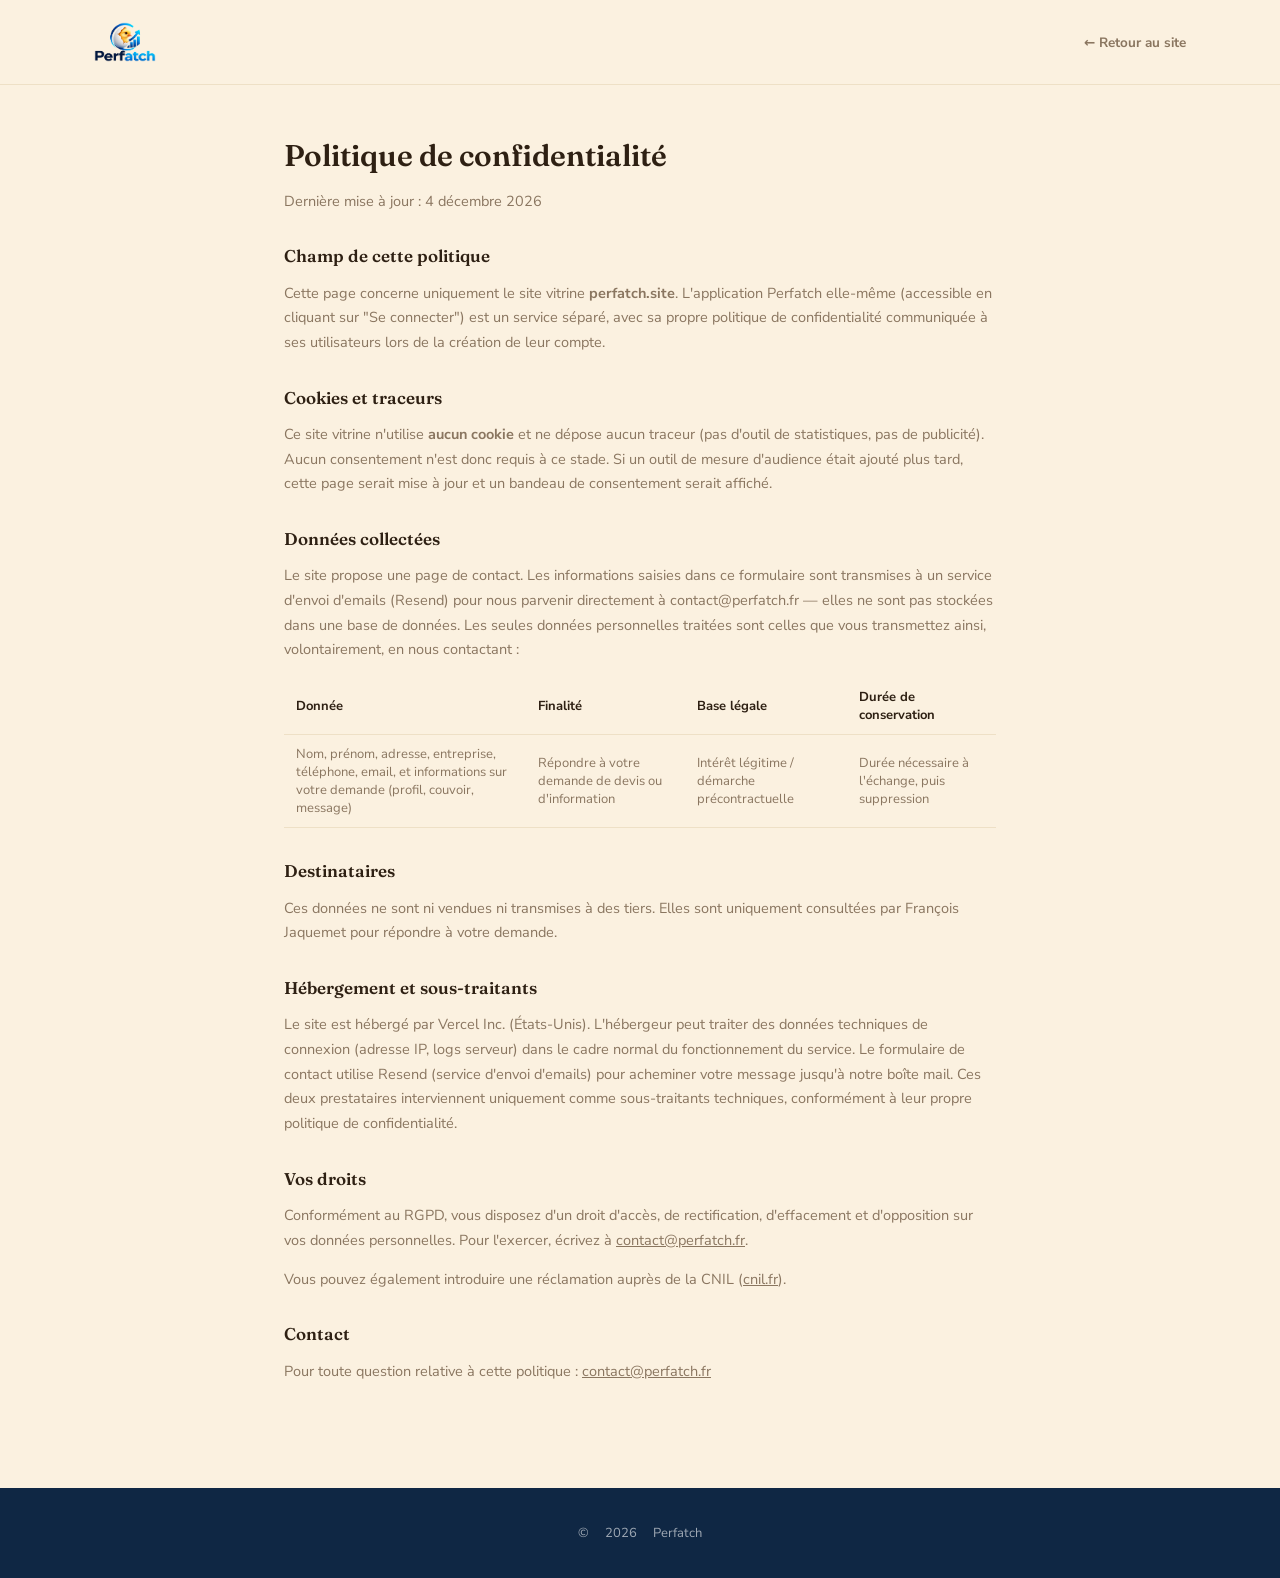
<file: confidentialite.html>
<!DOCTYPE html>
<html lang="fr">
<head>
<meta charset="UTF-8" />
<meta name="viewport" content="width=device-width, initial-scale=1.0" />
<title>Politique de confidentialité — Perfatch</title>
<link rel="icon" type="image/png" href="/assets/logo/favicon.png" />
<link rel="preconnect" href="https://fonts.googleapis.com">
<link rel="stylesheet" href="https://fonts.googleapis.com/css2?family=Fraunces:opsz,wght@9..144,500;9..144,600;9..144,700&family=Nunito+Sans:wght@400;600;700;800&display=swap">
<link rel="stylesheet" href="/assets/css/site.css">
</head>
<body>
<header class="page-hd">
  <div class="wrap" style="display:flex;align-items:center;justify-content:space-between;">
    <a class="logo" href="/"><img src="/assets/logo/logo-header.png" alt="Perfatch" style="height:40px;" /></a>
    <a class="back" href="/">← Retour au site</a>
  </div>
</header>
<main class="page">
  <div class="page-narrow">
    <h1 class="reveal">Politique de confidentialité</h1>
    <p class="reveal">Dernière mise à jour : <span id="date"></span></p>

    <div class="reveal">
    <h2>Champ de cette politique</h2>
    <p>
      Cette page concerne uniquement le site vitrine <strong>perfatch.site</strong>. L'application Perfatch elle-même (accessible en cliquant sur "Se connecter") est un service séparé, avec sa propre politique de confidentialité communiquée à ses utilisateurs lors de la création de leur compte.
    </p>

    <h2>Cookies et traceurs</h2>
    <p>
      Ce site vitrine n'utilise <strong>aucun cookie</strong> et ne dépose aucun traceur (pas d'outil de statistiques, pas de publicité). Aucun consentement n'est donc requis à ce stade. Si un outil de mesure d'audience était ajouté plus tard, cette page serait mise à jour et un bandeau de consentement serait affiché.
    </p>

    <h2>Données collectées</h2>
    <p>Le site propose une page de contact. Les informations saisies dans ce formulaire sont transmises à un service d'envoi d'emails (Resend) pour nous parvenir directement à contact@perfatch.fr — elles ne sont pas stockées dans une base de données. Les seules données personnelles traitées sont celles que vous transmettez ainsi, volontairement, en nous contactant :</p>
    <table>
      <tr><th>Donnée</th><th>Finalité</th><th>Base légale</th><th>Durée de conservation</th></tr>
      <tr><td>Nom, prénom, adresse, entreprise, téléphone, email, et informations sur votre demande (profil, couvoir, message)</td><td>Répondre à votre demande de devis ou d'information</td><td>Intérêt légitime / démarche précontractuelle</td><td>Durée nécessaire à l'échange, puis suppression</td></tr>
    </table>

    <h2>Destinataires</h2>
    <p>Ces données ne sont ni vendues ni transmises à des tiers. Elles sont uniquement consultées par François Jaquemet pour répondre à votre demande.</p>

    <h2>Hébergement et sous-traitants</h2>
    <p>Le site est hébergé par Vercel Inc. (États-Unis). L'hébergeur peut traiter des données techniques de connexion (adresse IP, logs serveur) dans le cadre normal du fonctionnement du service. Le formulaire de contact utilise Resend (service d'envoi d'emails) pour acheminer votre message jusqu'à notre boîte mail. Ces deux prestataires interviennent uniquement comme sous-traitants techniques, conformément à leur propre politique de confidentialité.</p>

    <h2>Vos droits</h2>
    <p>Conformément au RGPD, vous disposez d'un droit d'accès, de rectification, d'effacement et d'opposition sur vos données personnelles. Pour l'exercer, écrivez à <a href="mailto:contact@perfatch.fr">contact@perfatch.fr</a>.</p>
    <p>Vous pouvez également introduire une réclamation auprès de la CNIL (<a href="https://www.cnil.fr" target="_blank" rel="noopener">cnil.fr</a>).</p>

    <h2>Contact</h2>
    <p>Pour toute question relative à cette politique : <a href="mailto:contact@perfatch.fr">contact@perfatch.fr</a></p>
    </div>
  </div>
</main>
<footer class="site-ft" style="text-align:center;">
  <div class="wrap" style="justify-content:center;">© <span class="js-year"></span> Perfatch</div>
</footer>
<script src="/assets/js/site.js"></script>
<script>
  document.getElementById('date').textContent = new Date().toLocaleDateString('fr-FR', { year: 'numeric', month: 'long', day: 'numeric' });
</script>
</body>
</html>
</file>
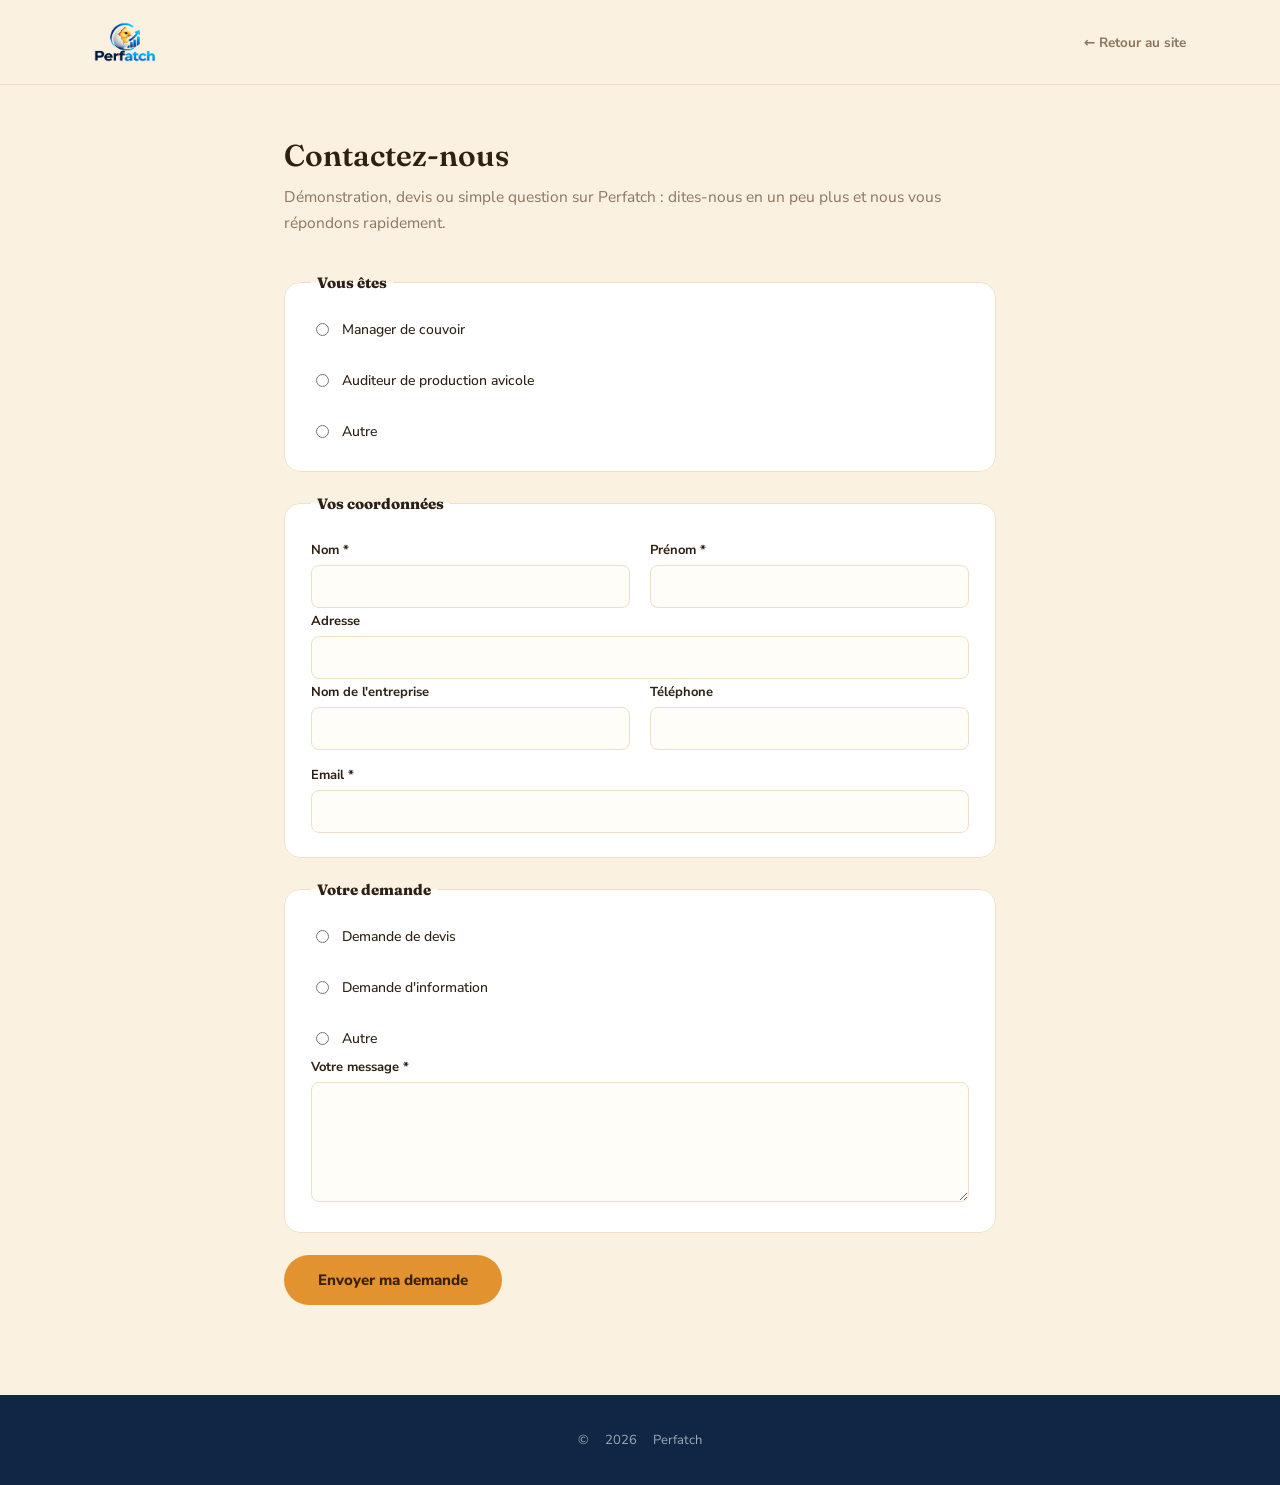
<file: contact.html>
<!DOCTYPE html>
<html lang="fr">
<head>
<meta charset="UTF-8" />
<meta name="viewport" content="width=device-width, initial-scale=1.0" />
<title>Contact — Perfatch</title>
<meta name="description" content="Contactez Perfatch pour une démonstration, une demande de devis ou toute question sur le logiciel de performance pour couvoirs." />
<link rel="icon" type="image/png" href="/assets/logo/favicon.png" />
<link rel="preconnect" href="https://fonts.googleapis.com">
<link rel="stylesheet" href="https://fonts.googleapis.com/css2?family=Fraunces:opsz,wght@9..144,500;9..144,600;9..144,700&family=Nunito+Sans:wght@400;600;700;800&display=swap">
<link rel="stylesheet" href="/assets/css/site.css">
<style>
  .btn-submit{background:var(--amber);color:#3A2200;border:none;padding:15px 34px;border-radius:999px;font-weight:800;font-size:15px;cursor:pointer;font-family:inherit;}
  .btn-submit:hover{background:var(--amber2);}
  .btn-submit:disabled{opacity:0.6;cursor:default;}
</style>
</head>
<body>
<header class="page-hd">
  <div class="wrap" style="display:flex;align-items:center;justify-content:space-between;">
    <a class="logo" href="/"><img src="/assets/logo/logo-header.png" alt="Perfatch" style="height:40px;" /></a>
    <a class="back" href="/">← Retour au site</a>
  </div>
</header>
<main class="page">
  <div class="page-narrow">
    <h1 class="reveal">Contactez-nous</h1>
    <p class="lead reveal">Démonstration, devis ou simple question sur Perfatch : dites-nous en un peu plus et nous vous répondons rapidement.</p>

    <form id="contactForm" class="reveal">
      <fieldset>
        <legend>Vous êtes</legend>
        <div class="radio-row">
          <label class="radio-opt"><input type="radio" name="profil" value="Manager de couvoir" required> Manager de couvoir</label>
          <label class="radio-opt"><input type="radio" name="profil" value="Auditeur de production avicole"> Auditeur de production avicole</label>
          <label class="radio-opt"><input type="radio" name="profil" value="Autre"> Autre</label>
        </div>

        <div class="conditional" id="cond-couvoir">
          <label for="couvoirNom">Nom du couvoir</label>
          <input type="text" id="couvoirNom" name="couvoirNom">
          <label for="couvoirProd">Production annuelle de poussins <span class="hint">(nombre par an)</span></label>
          <input type="number" id="couvoirProd" name="couvoirProd" min="0" placeholder="ex. 5 000 000">
        </div>

        <div class="conditional" id="cond-autre-profil">
          <label for="profilAutre">Précisez votre profil</label>
          <input type="text" id="profilAutre" name="profilAutre">
        </div>
      </fieldset>

      <fieldset>
        <legend>Vos coordonnées</legend>
        <div class="grid2">
          <div>
            <label for="nom">Nom *</label>
            <input type="text" id="nom" name="nom" required>
          </div>
          <div>
            <label for="prenom">Prénom *</label>
            <input type="text" id="prenom" name="prenom" required>
          </div>
        </div>
        <label for="adresse">Adresse</label>
        <input type="text" id="adresse" name="adresse">
        <div class="grid2">
          <div>
            <label for="entreprise">Nom de l'entreprise</label>
            <input type="text" id="entreprise" name="entreprise">
          </div>
          <div>
            <label for="telephone">Téléphone</label>
            <input type="tel" id="telephone" name="telephone">
          </div>
        </div>
        <label for="email">Email *</label>
        <input type="email" id="email" name="email" required>
      </fieldset>

      <fieldset>
        <legend>Votre demande</legend>
        <div class="radio-row">
          <label class="radio-opt"><input type="radio" name="typeDemande" value="Demande de devis" required> Demande de devis</label>
          <label class="radio-opt"><input type="radio" name="typeDemande" value="Demande d'information"> Demande d'information</label>
          <label class="radio-opt"><input type="radio" name="typeDemande" value="Autre"> Autre</label>
        </div>
        <div class="conditional" id="cond-autre-demande">
          <label for="demandeAutre">Précisez</label>
          <input type="text" id="demandeAutre" name="demandeAutre">
        </div>
        <label for="message">Votre message *</label>
        <textarea id="message" name="message" required></textarea>
      </fieldset>

      <button type="submit" class="btn-submit" id="submitBtn">Envoyer ma demande</button>
      <p id="formStatus" style="margin-top:14px;font-size:14px;font-weight:700;display:none;"></p>
    </form>
  </div>
</main>
<footer class="site-ft" style="text-align:center;">
  <div class="wrap" style="justify-content:center;">© <span class="js-year"></span> Perfatch</div>
</footer>
<script src="/assets/js/site.js"></script>
<script>
  function bindConditional(radioName, triggerValue, boxId, fieldIds){
    var radios = document.querySelectorAll('input[name="' + radioName + '"]');
    var box = document.getElementById(boxId);
    radios.forEach(function(r){
      r.addEventListener('change', function(){
        var show = document.querySelector('input[name="' + radioName + '"]:checked').value === triggerValue;
        box.classList.toggle('show', show);
        fieldIds.forEach(function(id){
          document.getElementById(id).required = show && id !== 'couvoirNom';
        });
      });
    });
  }
  bindConditional('profil', 'Manager de couvoir', 'cond-couvoir', ['couvoirProd', 'couvoirNom']);
  bindConditional('profil', 'Autre', 'cond-autre-profil', ['profilAutre']);
  bindConditional('typeDemande', 'Autre', 'cond-autre-demande', ['demandeAutre']);

  document.getElementById('contactForm').addEventListener('submit', function(e){
    e.preventDefault();
    var f = new FormData(this);
    var get = function(k){ return (f.get(k) || '').toString().trim(); };

    var payload = {
      profil: get('profil'), profilAutre: get('profilAutre'),
      couvoirNom: get('couvoirNom'), couvoirProd: get('couvoirProd'),
      nom: get('nom'), prenom: get('prenom'), adresse: get('adresse'),
      entreprise: get('entreprise'), telephone: get('telephone'), email: get('email'),
      typeDemande: get('typeDemande'), demandeAutre: get('demandeAutre'), message: get('message'),
    };

    var btn = document.getElementById('submitBtn');
    var status = document.getElementById('formStatus');
    btn.disabled = true;
    btn.textContent = 'Envoi en cours...';
    status.style.display = 'none';

    fetch('/api/contact', {
      method: 'POST',
      headers: { 'Content-Type': 'application/json' },
      body: JSON.stringify(payload),
    })
      .then(function(r){ return r.json().then(function(data){ return { ok: r.ok, data: data }; }); })
      .then(function(res){
        status.style.display = 'block';
        if (res.ok && res.data.ok) {
          status.style.color = '#0a7a3d';
          status.textContent = 'Message envoyé, merci ! Nous vous répondons rapidement.';
          document.getElementById('contactForm').reset();
          document.querySelectorAll('.conditional').forEach(function(el){ el.classList.remove('show'); });
        } else {
          status.style.color = '#c0392b';
          status.textContent = (res.data && res.data.error) || 'Une erreur est survenue, réessayez ou écrivez-nous à contact@perfatch.fr.';
        }
      })
      .catch(function(){
        status.style.display = 'block';
        status.style.color = '#c0392b';
        status.textContent = 'Une erreur est survenue, réessayez ou écrivez-nous à contact@perfatch.fr.';
      })
      .finally(function(){
        btn.disabled = false;
        btn.textContent = 'Envoyer ma demande';
      });
  });
</script>
</body>
</html>
</file>
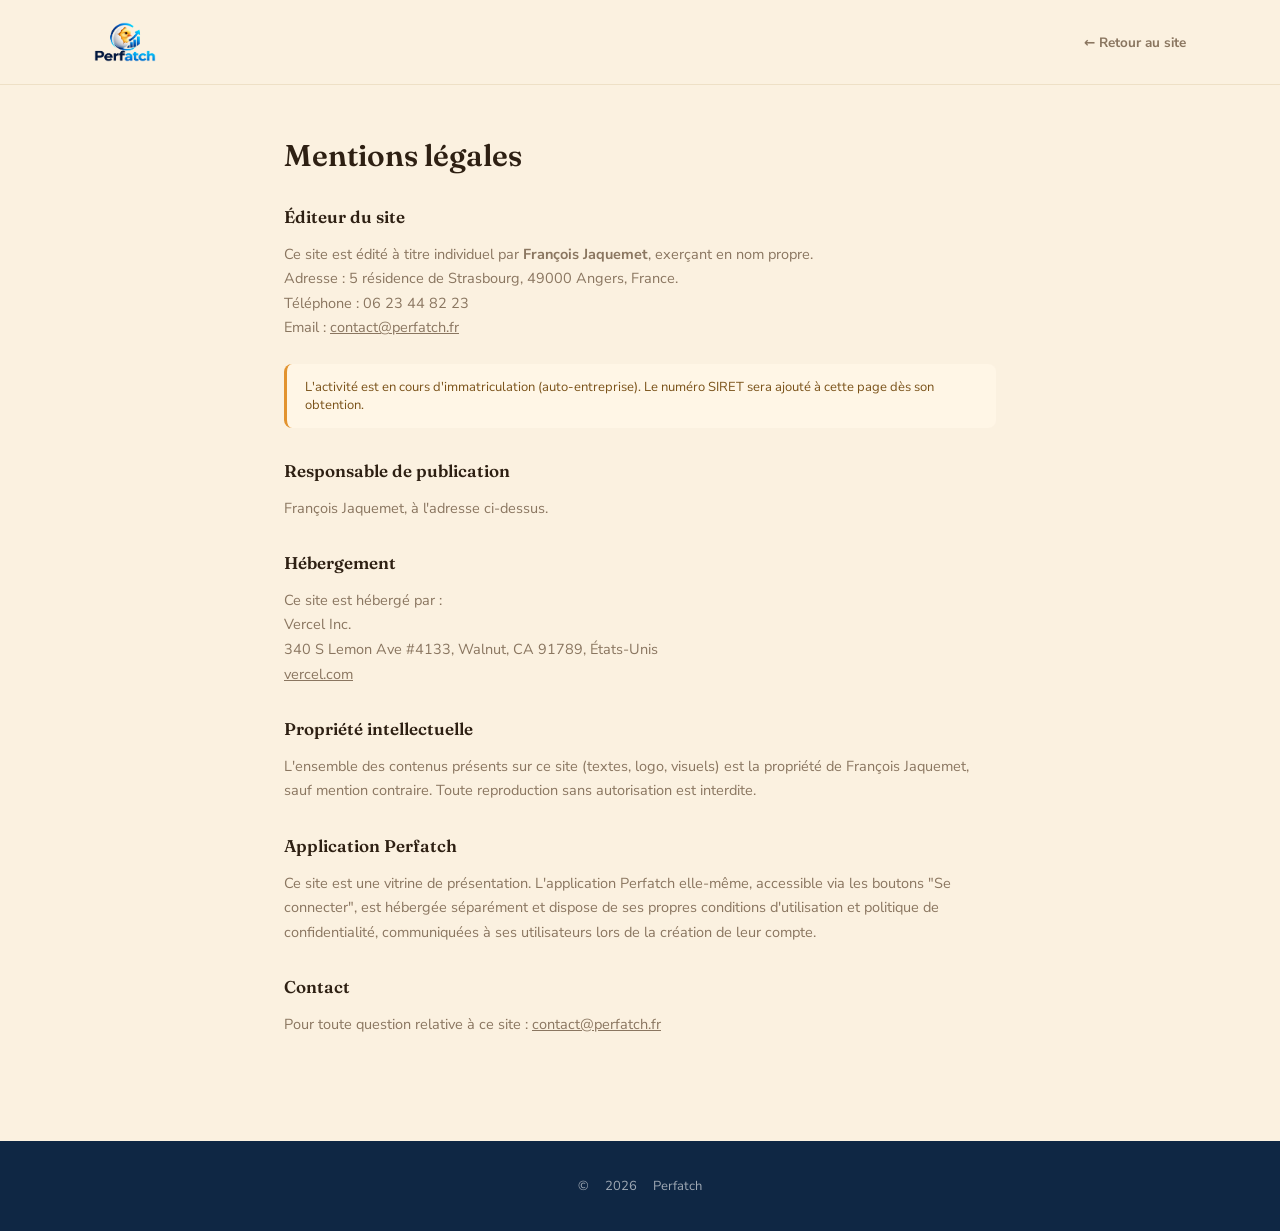
<file: mentions-legales.html>
<!DOCTYPE html>
<html lang="fr">
<head>
<meta charset="UTF-8" />
<meta name="viewport" content="width=device-width, initial-scale=1.0" />
<title>Mentions légales — Perfatch</title>
<link rel="icon" type="image/png" href="/assets/logo/favicon.png" />
<link rel="preconnect" href="https://fonts.googleapis.com">
<link rel="stylesheet" href="https://fonts.googleapis.com/css2?family=Fraunces:opsz,wght@9..144,500;9..144,600;9..144,700&family=Nunito+Sans:wght@400;600;700;800&display=swap">
<link rel="stylesheet" href="/assets/css/site.css">
</head>
<body>
<header class="page-hd">
  <div class="wrap" style="display:flex;align-items:center;justify-content:space-between;">
    <a class="logo" href="/"><img src="/assets/logo/logo-header.png" alt="Perfatch" style="height:40px;" /></a>
    <a class="back" href="/">← Retour au site</a>
  </div>
</header>
<main class="page">
  <div class="page-narrow">
    <h1 class="reveal">Mentions légales</h1>

    <div class="reveal">
    <h2>Éditeur du site</h2>
    <p>
      Ce site est édité à titre individuel par <strong>François Jaquemet</strong>, exerçant en nom propre.<br/>
      Adresse : 5 résidence de Strasbourg, 49000 Angers, France.<br/>
      Téléphone : 06 23 44 82 23<br/>
      Email : <a href="mailto:contact@perfatch.fr">contact@perfatch.fr</a>
    </p>
    <div class="note-box" style="margin:24px 0;">
      L'activité est en cours d'immatriculation (auto-entreprise). Le numéro SIRET sera ajouté à cette page dès son obtention.
    </div>

    <h2>Responsable de publication</h2>
    <p>François Jaquemet, à l'adresse ci-dessus.</p>

    <h2>Hébergement</h2>
    <p>
      Ce site est hébergé par :<br/>
      Vercel Inc.<br/>
      340 S Lemon Ave #4133, Walnut, CA 91789, États-Unis<br/>
      <a href="https://vercel.com" target="_blank" rel="noopener">vercel.com</a>
    </p>

    <h2>Propriété intellectuelle</h2>
    <p>
      L'ensemble des contenus présents sur ce site (textes, logo, visuels) est la propriété de François Jaquemet, sauf mention contraire. Toute reproduction sans autorisation est interdite.
    </p>

    <h2>Application Perfatch</h2>
    <p>
      Ce site est une vitrine de présentation. L'application Perfatch elle-même, accessible via les boutons "Se connecter", est hébergée séparément et dispose de ses propres conditions d'utilisation et politique de confidentialité, communiquées à ses utilisateurs lors de la création de leur compte.
    </p>

    <h2>Contact</h2>
    <p>Pour toute question relative à ce site : <a href="mailto:contact@perfatch.fr">contact@perfatch.fr</a></p>
    </div>
  </div>
</main>
<footer class="site-ft" style="text-align:center;">
  <div class="wrap" style="justify-content:center;">© <span class="js-year"></span> Perfatch</div>
</footer>
<script src="/assets/js/site.js"></script>
</body>
</html>
</file>
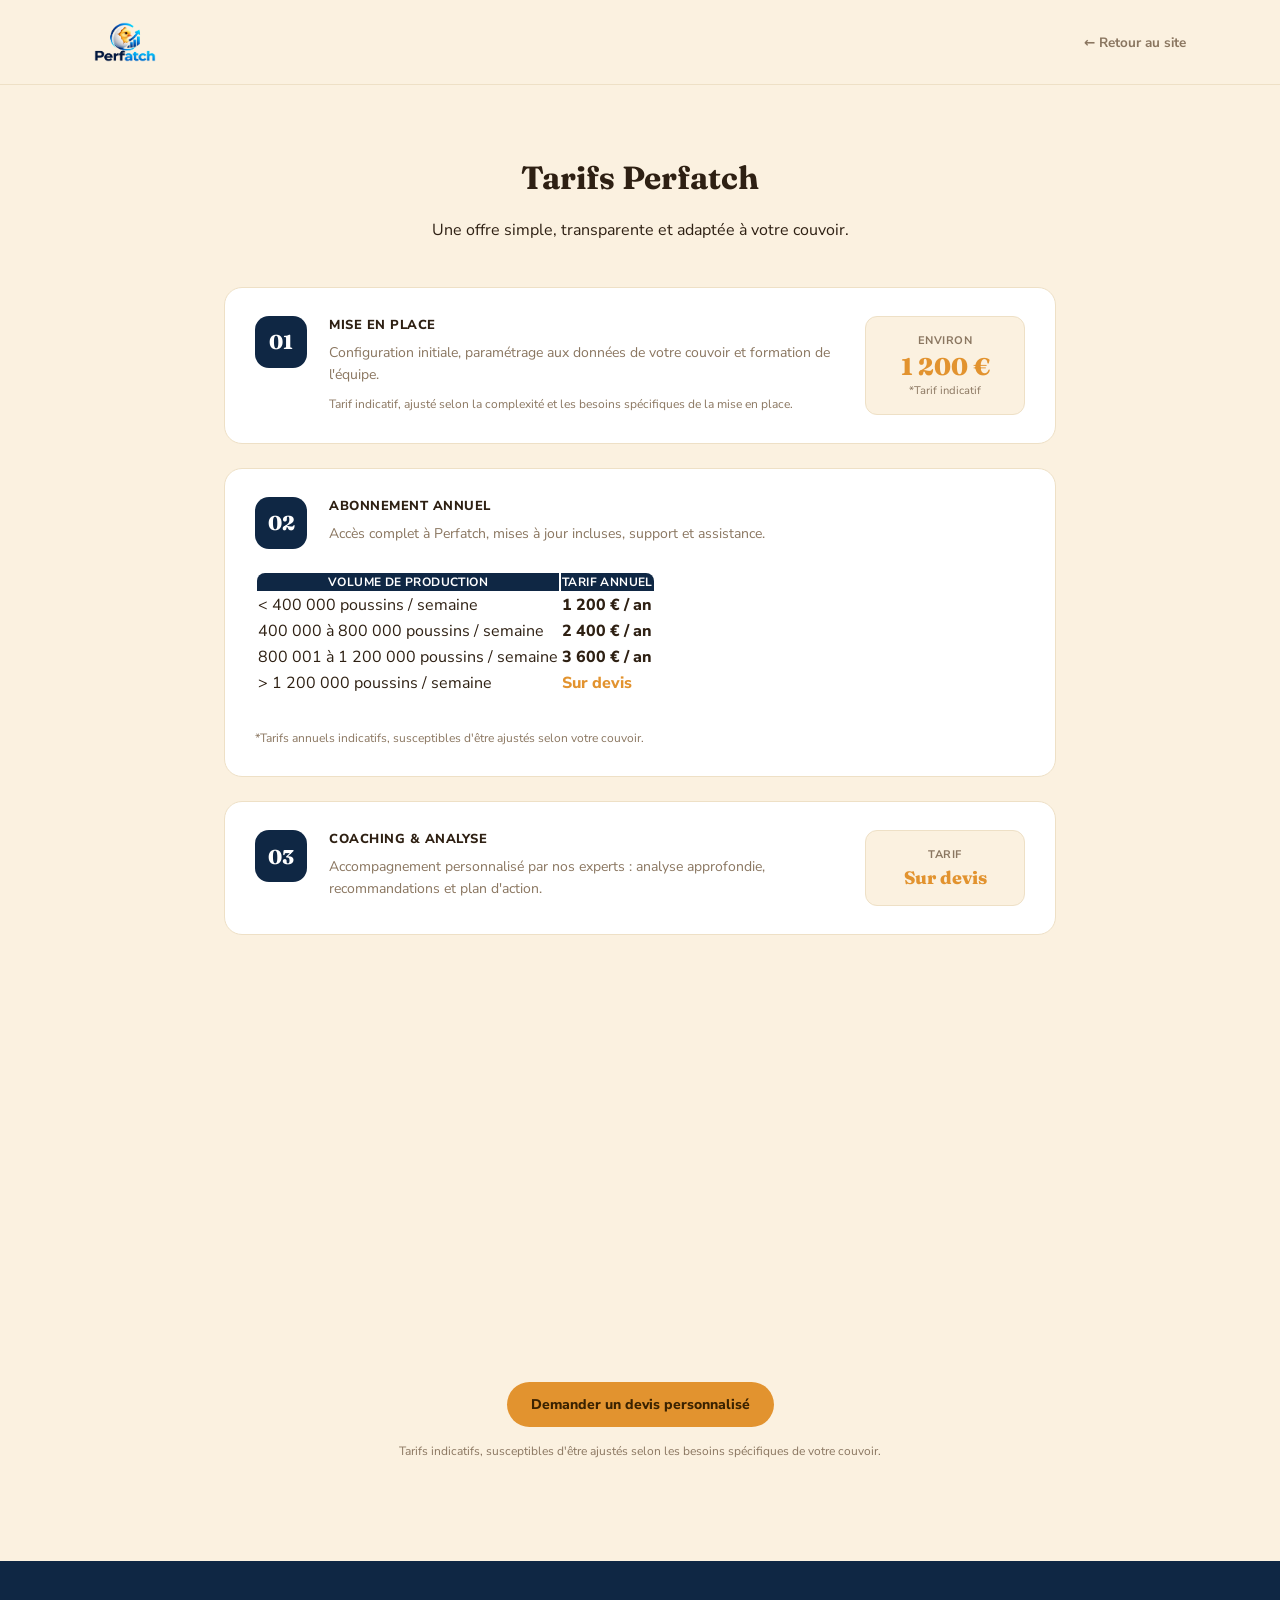
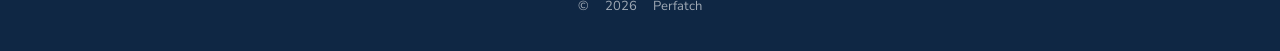
<file: tarifs.html>
<!DOCTYPE html>
<html lang="fr">
<head>
<meta charset="UTF-8" />
<meta name="viewport" content="width=device-width, initial-scale=1.0" />
<title>Tarifs — Perfatch</title>
<meta name="description" content="Tarifs Perfatch : mise en place, abonnement annuel selon le volume de production, coaching et analyse. Une offre simple et transparente." />
<link rel="icon" type="image/png" href="/assets/logo/favicon.png" />
<link rel="preconnect" href="https://fonts.googleapis.com">
<link rel="stylesheet" href="https://fonts.googleapis.com/css2?family=Fraunces:opsz,wght@9..144,500;9..144,600;9..144,700&family=Nunito+Sans:wght@400;600;700;800&display=swap">
<link rel="stylesheet" href="/assets/css/site.css">
<style>
  .page-wide{max-width:880px;margin:0 auto;padding:0 24px;}
  .page-wide h1{text-align:center;font-size:32px;}
  .page-wide .lead{text-align:center;margin:0 0 46px 0;}
  .discount-band{background:var(--navy);border-radius:16px;padding:28px 32px;display:flex;gap:24px;align-items:center;flex-wrap:wrap;justify-content:space-between;margin-bottom:26px;color:#fff;}
  .discount-band h3{margin:0 0 6px 0;font-size:15px;font-weight:700;font-family:'Fraunces',serif;}
  .discount-band p{margin:0;font-size:13px;color:rgba(255,255,255,0.75);}
  .discount-band .pcts{display:flex;gap:20px;}
  .discount-band .pcts div{text-align:center;color:#fff;}
  .discount-band .pcts b{display:block;font-size:22px;color:var(--cyan);font-family:'Fraunces',serif;}
  .discount-band .pcts span{font-size:11px;color:rgba(255,255,255,0.7);}
  .example{border:1px solid var(--line);border-radius:16px;padding:30px 32px;background:var(--surface);}
  .example h3{color:var(--ink);font-size:15px;font-weight:700;margin:0 0 4px 0;text-transform:uppercase;letter-spacing:0.5px;font-family:'Nunito Sans',sans-serif;}
  .example .vol{color:var(--amber);font-size:26px;font-weight:800;margin:6px 0 20px 0;font-family:'Fraunces',serif;}
  .example .row{display:flex;justify-content:space-between;padding:10px 0;border-bottom:1px solid var(--line);font-size:14px;color:var(--sub);}
  .example .row b{color:var(--ink);}
  .example .row:last-child{border-bottom:none;}
  .cta{text-align:center;margin-top:50px;}
  .fineprint{text-align:center;color:var(--sub);font-size:12px;margin-top:16px;}
  @media (max-width:640px){ .price-card{flex-direction:column;} .price-box{width:100%;} }
</style>
</head>
<body>
<header class="page-hd">
  <div class="wrap" style="display:flex;align-items:center;justify-content:space-between;">
    <a class="logo" href="/"><img src="/assets/logo/logo-header.png" alt="Perfatch" style="height:40px;" /></a>
    <a class="back" href="/">← Retour au site</a>
  </div>
</header>
<main class="page">
  <div class="page-wide">
    <h1 class="reveal">Tarifs Perfatch</h1>
    <p class="lead reveal">Une offre simple, transparente et adaptée à votre couvoir.</p>

    <div class="price-card reveal">
      <div class="price-num">01</div>
      <div class="body">
        <h2>Mise en place</h2>
        <p>Configuration initiale, paramétrage aux données de votre couvoir et formation de l'équipe.</p>
        <p style="font-size:12px;">Tarif indicatif, ajusté selon la complexité et les besoins spécifiques de la mise en place.</p>
      </div>
      <div class="price-box">
        <div class="tag">Environ</div>
        <div class="amount">1 200 €</div>
        <div class="note">*Tarif indicatif</div>
      </div>
    </div>

    <div class="price-card reveal" style="flex-direction:column;">
      <div style="display:flex;gap:22px;align-items:flex-start;width:100%;flex-wrap:wrap;">
        <div class="price-num">02</div>
        <div class="body">
          <h2>Abonnement annuel</h2>
          <p>Accès complet à Perfatch, mises à jour incluses, support et assistance.</p>
        </div>
      </div>
      <table class="price-table">
        <tr><th>Volume de production</th><th>Tarif annuel</th></tr>
        <tr><td>&lt; 400 000 poussins / semaine</td><td class="amount">1 200 € / an</td></tr>
        <tr><td>400 000 à 800 000 poussins / semaine</td><td class="amount">2 400 € / an</td></tr>
        <tr><td>800 001 à 1 200 000 poussins / semaine</td><td class="amount">3 600 € / an</td></tr>
        <tr><td>&gt; 1 200 000 poussins / semaine</td><td class="amount" style="color:var(--amber);">Sur devis</td></tr>
      </table>
      <p style="font-size:12px;color:var(--sub);margin-top:10px;">*Tarifs annuels indicatifs, susceptibles d'être ajustés selon votre couvoir.</p>
    </div>

    <div class="price-card reveal">
      <div class="price-num">03</div>
      <div class="body">
        <h2>Coaching &amp; analyse</h2>
        <p>Accompagnement personnalisé par nos experts : analyse approfondie, recommandations et plan d'action.</p>
      </div>
      <div class="price-box">
        <div class="tag">Tarif</div>
        <div class="amount" style="font-size:18px;">Sur devis</div>
      </div>
    </div>

    <div class="discount-band reveal">
      <div class="txt">
        <h3>Multi-sites : vous gérez plusieurs couvoirs ?</h3>
        <p>Bénéficie de tarifs dégressifs selon le nombre de sites.</p>
      </div>
      <div class="pcts">
        <div><b>-10%</b><span>dès le 2ᵉ site</span></div>
        <div><b>-15%</b><span>dès le 4ᵉ site</span></div>
      </div>
    </div>

    <div class="example reveal">
      <h3>Exemple concret</h3>
      <p style="color:var(--sub);font-size:13px;margin:0 0 4px 0;">Couvoir produisant</p>
      <div class="vol">1 000 000 poussins / semaine</div>
      <div class="row"><span>Mise en place (~1 200 €) + abonnement annuel (3 600 €)</span><b>≈ 4 600 € la 1ʳᵉ année</b></div>
      <div class="row"><span>À partir de la 2ᵉ année : abonnement annuel uniquement</span><b>3 600 € / an</b></div>
    </div>

    <div class="cta">
      <a class="btn-warm" href="/contact">Demander un devis personnalisé</a>
      <p class="fineprint">Tarifs indicatifs, susceptibles d'être ajustés selon les besoins spécifiques de votre couvoir.</p>
    </div>
  </div>
</main>
<footer class="site-ft" style="text-align:center;">
  <div class="wrap" style="justify-content:center;">© <span class="js-year"></span> Perfatch</div>
</footer>
<script src="/assets/js/site.js"></script>
</body>
</html>
</file>
<file: assets/css/site.css>
:root{
  --bg:#FBF1E0; --surface:#FFFFFF; --ink:#2E2013; --sub:#8A7660;
  --line:#EEE0C6; --amber:#E2932F; --amber2:#F2B45C;
  --navy:#0F2744; --navy2:#1A3D6B; --cyan:#38BDF8; --good:#3F7D45;
  --danger:#B3432E;
}
*{box-sizing:border-box;}
html{scroll-behavior:smooth;}
body{
  margin:0; background:var(--bg); color:var(--ink);
  font-family:'Nunito Sans',system-ui,-apple-system,Arial,sans-serif;
  -webkit-font-smoothing:antialiased;
}
h1,h2,h3,h4{font-family:'Fraunces',serif;}
a{color:inherit;}
img{max-width:100%;display:block;}
.wrap{max-width:1140px;margin:0 auto;padding:0 24px;}

/* ---------- Reveal on scroll ---------- */
.reveal{opacity:0;transform:translateY(20px);transition:opacity .65s cubic-bezier(.22,.61,.36,1), transform .65s cubic-bezier(.22,.61,.36,1);}
.reveal.in{opacity:1;transform:translateY(0);}
@media (prefers-reduced-motion: reduce){
  .reveal{transition:none !important;opacity:1 !important;transform:none !important;}
}

/* ---------- Header ---------- */
header.site-hd{position:sticky;top:0;left:0;right:0;z-index:100;background:rgba(251,241,224,0.9);backdrop-filter:blur(10px);border-bottom:1px solid var(--line);}
header.site-hd .wrap{display:flex;align-items:center;justify-content:space-between;height:76px;}
.logo{display:flex;align-items:center;text-decoration:none;}
.logo img{height:48px;display:block;}
nav.links{display:flex;align-items:center;gap:30px;}
nav.links a{color:var(--sub);text-decoration:none;font-size:14px;font-weight:700;}
nav.links a:hover{color:var(--ink);}
.navToggle{display:none;background:none;border:none;color:var(--ink);font-size:24px;cursor:pointer;}

/* ---------- Buttons ---------- */
.btn-warm{background:var(--amber);color:#3A2200 !important;padding:13px 24px;border-radius:999px;font-weight:800;font-size:14px;text-decoration:none;display:inline-block;border:none;cursor:pointer;transition:background .15s, transform .15s;font-family:inherit;}
.btn-warm:hover{background:var(--amber2);transform:translateY(-1px);}
.btn-outline{border:1.5px solid var(--ink);color:var(--ink) !important;padding:11.5px 22px;border-radius:999px;font-weight:800;font-size:14px;text-decoration:none;display:inline-block;background:transparent;cursor:pointer;transition:background .15s;font-family:inherit;}
.btn-outline:hover{background:rgba(46,32,19,0.06);}
.btn-outline.on-navy{border-color:rgba(255,255,255,0.55);color:#fff !important;}
.btn-outline.on-navy:hover{background:rgba(255,255,255,0.1);}

/* ---------- Sections / headings ---------- */
section{padding:90px 0;}
.section-head{max-width:640px;margin:0 auto 50px auto;text-align:center;}
.section-head .eyebrow{color:var(--amber);}
.section-head h2{font-size:32px;font-weight:600;color:var(--ink);margin:0 0 12px 0;text-wrap:balance;}
.section-head p{color:var(--sub);font-size:15.5px;line-height:1.6;margin:0;}
.eyebrow{display:inline-block;font-size:12px;font-weight:800;letter-spacing:0.05em;text-transform:uppercase;margin-bottom:14px;}

/* ---------- Cards ---------- */
.card{background:var(--surface);border:1px solid var(--line);border-radius:18px;padding:28px 24px;transition:transform .2s ease, box-shadow .2s ease, border-color .2s ease;position:relative;}
.card:hover{transform:translateY(-4px);box-shadow:0 16px 30px rgba(46,32,19,0.12);border-color:var(--amber);}
.card h3{font-size:17px;font-weight:600;margin:0 0 8px 0;}
.card p{color:var(--sub);font-size:14px;line-height:1.6;margin:0;}
.egg-accent{position:absolute;top:-14px;right:18px;width:32px;height:40px;border-radius:48% 48% 46% 46% / 58% 58% 42% 42%;background:linear-gradient(160deg,var(--amber2),var(--amber));box-shadow:0 6px 14px rgba(226,147,47,0.4);}

/* ---------- Bold navy band ---------- */
.band{background:var(--navy);color:#fff;border-radius:24px;padding:56px 48px;}
.band .eyebrow{color:var(--cyan);}
.band h2,.band h3{color:#fff;font-weight:600;}
.band p{color:rgba(255,255,255,0.75);}

/* ---------- Marquee ---------- */
.marquee{border-top:1px solid var(--line);border-bottom:1px solid var(--line);background:var(--surface);overflow:hidden;}
.marquee-track{display:flex;gap:48px;white-space:nowrap;padding:14px 0;animation:scroll 26s linear infinite;width:max-content;}
.marquee-track span{font-size:13.5px;font-weight:700;color:var(--sub);display:inline-flex;align-items:center;gap:8px;}
.marquee-track span b{color:var(--ink);}
.marquee-track .dot-sep{width:4px;height:4px;border-radius:50%;background:var(--amber);flex:none;}
@keyframes scroll{from{transform:translateX(0);}to{transform:translateX(-50%);}}
@media (prefers-reduced-motion: reduce){ .marquee-track{animation:none;} }

/* ---------- Live tag ---------- */
.tag-live{font-size:12px;font-weight:800;letter-spacing:0.04em;color:var(--amber);text-transform:uppercase;display:inline-flex;align-items:center;gap:8px;}
.live-dot{width:7px;height:7px;border-radius:50%;background:var(--good);position:relative;flex:none;}
.live-dot::after{content:"";position:absolute;inset:-4px;border-radius:50%;border:2px solid var(--good);animation:ping 1.8s ease-out infinite;}
@keyframes ping{0%{transform:scale(0.6);opacity:0.8;}100%{transform:scale(1.8);opacity:0;}}
@media (prefers-reduced-motion: reduce){ .live-dot::after{animation:none;} }

/* ---------- Note / quote boxes ---------- */
.note-box{background:#FFF6E6;border-left:3px solid var(--amber);border-radius:8px;padding:14px 18px;font-size:13px;color:#7a5219;}
.quote-box{padding:28px 30px;background:linear-gradient(135deg, var(--amber2), var(--amber));border-radius:20px;color:#3A2200;}
.quote-box p{font-family:'Fraunces',serif;font-size:19px;font-weight:600;line-height:1.4;margin:0 0 10px 0;text-wrap:balance;}
.quote-box span{font-size:12.5px;font-weight:700;opacity:0.75;}

/* ---------- Footer ---------- */
footer.site-ft{background:var(--navy);color:rgba(255,255,255,0.6);padding:36px 0;font-size:13px;}
footer.site-ft .wrap{display:flex;justify-content:space-between;align-items:center;flex-wrap:wrap;gap:16px;}
footer.site-ft a{color:rgba(255,255,255,0.78);text-decoration:none;}
footer.site-ft a:hover{color:#fff;}

/* ---------- Simple content pages (contact/tarifs/legales) ---------- */
.page-hd{padding:22px 0;border-bottom:1px solid var(--line);}
.page-hd .wrap{display:flex;align-items:center;justify-content:space-between;}
.page-hd .back{color:var(--sub);font-size:13.5px;font-weight:700;text-decoration:none;}
.page-hd .back:hover{color:var(--ink);}
main.page{padding:52px 0 90px;}
.page-narrow{max-width:760px;margin:0 auto;padding:0 24px;}
.page-narrow h1{color:var(--ink);font-size:30px;font-weight:600;margin:0 0 10px 0;}
.page-narrow h2{color:var(--ink);font-size:17px;font-weight:600;margin:32px 0 10px 0;}
.page-narrow p,.page-narrow li{color:var(--sub);font-size:14.5px;line-height:1.7;}
.page-narrow .lead{font-size:15.5px;margin:0 0 36px 0;}
.page-narrow table{width:100%;border-collapse:collapse;margin:16px 0;font-size:13px;}
.page-narrow th,.page-narrow td{text-align:left;padding:10px 12px;border-bottom:1px solid var(--line);color:var(--sub);}
.page-narrow th{color:var(--ink);font-weight:700;}

/* ---------- Form ---------- */
fieldset{border:1px solid var(--line);border-radius:16px;padding:24px 26px;margin:0 0 22px 0;background:var(--surface);}
legend{font-weight:800;color:var(--ink);font-size:15px;padding:0 6px;font-family:'Fraunces',serif;}
label{display:block;font-size:13px;font-weight:700;color:var(--ink);margin:16px 0 6px 0;}
label:first-of-type{margin-top:4px;}
.hint{font-weight:400;color:var(--sub);font-size:12px;}
input[type=text],input[type=email],input[type=tel],input[type=number],textarea{
  width:100%;padding:11px 13px;border:1px solid var(--line);border-radius:8px;font-size:14px;
  font-family:inherit;color:var(--ink);background:#FFFDF8;
}
input:focus,textarea:focus{outline:2px solid var(--amber);outline-offset:1px;}
textarea{resize:vertical;min-height:120px;}
.radio-row{display:flex;flex-direction:column;gap:10px;}
.radio-opt{display:flex;align-items:flex-start;gap:10px;font-size:14px;color:var(--ink);font-weight:500;cursor:pointer;}
.radio-opt input{margin-top:3px;}
.grid2{display:grid;grid-template-columns:1fr 1fr;gap:0 20px;}
.conditional{border-left:3px solid var(--amber);padding-left:16px;margin-top:16px;display:none;}
.conditional.show{display:block;}

/* ---------- Pricing cards ---------- */
.price-card{background:var(--surface);border:1px solid var(--line);border-radius:18px;padding:28px 30px;margin-bottom:24px;display:flex;gap:22px;align-items:flex-start;flex-wrap:wrap;}
.price-num{flex:0 0 auto;width:52px;height:52px;border-radius:14px;background:var(--navy);color:#fff;display:flex;align-items:center;justify-content:center;font-weight:800;font-size:20px;font-family:'Fraunces',serif;}
.price-card .body{flex:1 1 260px;}
.price-card h2{margin:0 0 4px 0;font-size:13px;letter-spacing:0.5px;text-transform:uppercase;color:var(--ink);font-weight:800;font-family:'Nunito Sans',sans-serif;}
.price-card p{margin:8px 0 0 0;color:var(--sub);font-size:14px;line-height:1.6;}
.price-box{flex:0 0 auto;background:var(--bg);border:1px solid var(--line);border-radius:12px;padding:16px 26px;text-align:center;min-width:160px;}
.price-box .tag{color:var(--sub);font-size:11px;font-weight:700;letter-spacing:0.5px;text-transform:uppercase;}
.price-box .amount{color:var(--amber);font-size:24px;font-weight:800;margin-top:4px;font-family:'Fraunces',serif;}
.price-box .note{color:var(--sub);font-size:11px;margin-top:2px;}
.price-table th{background:var(--navy);color:#fff;font-size:12px;text-transform:uppercase;letter-spacing:0.4px;}
.price-table th:first-child{border-radius:8px 0 0 0;}
.price-table th:last-child{border-radius:0 8px 0 0;}
.price-table td.amount{color:var(--ink);font-weight:800;}

@media (max-width:860px){
  nav.links{position:fixed;top:76px;left:0;right:0;background:var(--bg);border-bottom:1px solid var(--line);flex-direction:column;align-items:flex-start;padding:20px 24px;gap:18px;display:none;}
  nav.links.open{display:flex;}
  .navToggle{display:block;}
  section{padding:60px 0;}
  .band{padding:40px 26px;}
  .grid2{grid-template-columns:1fr;}
}
</file>
